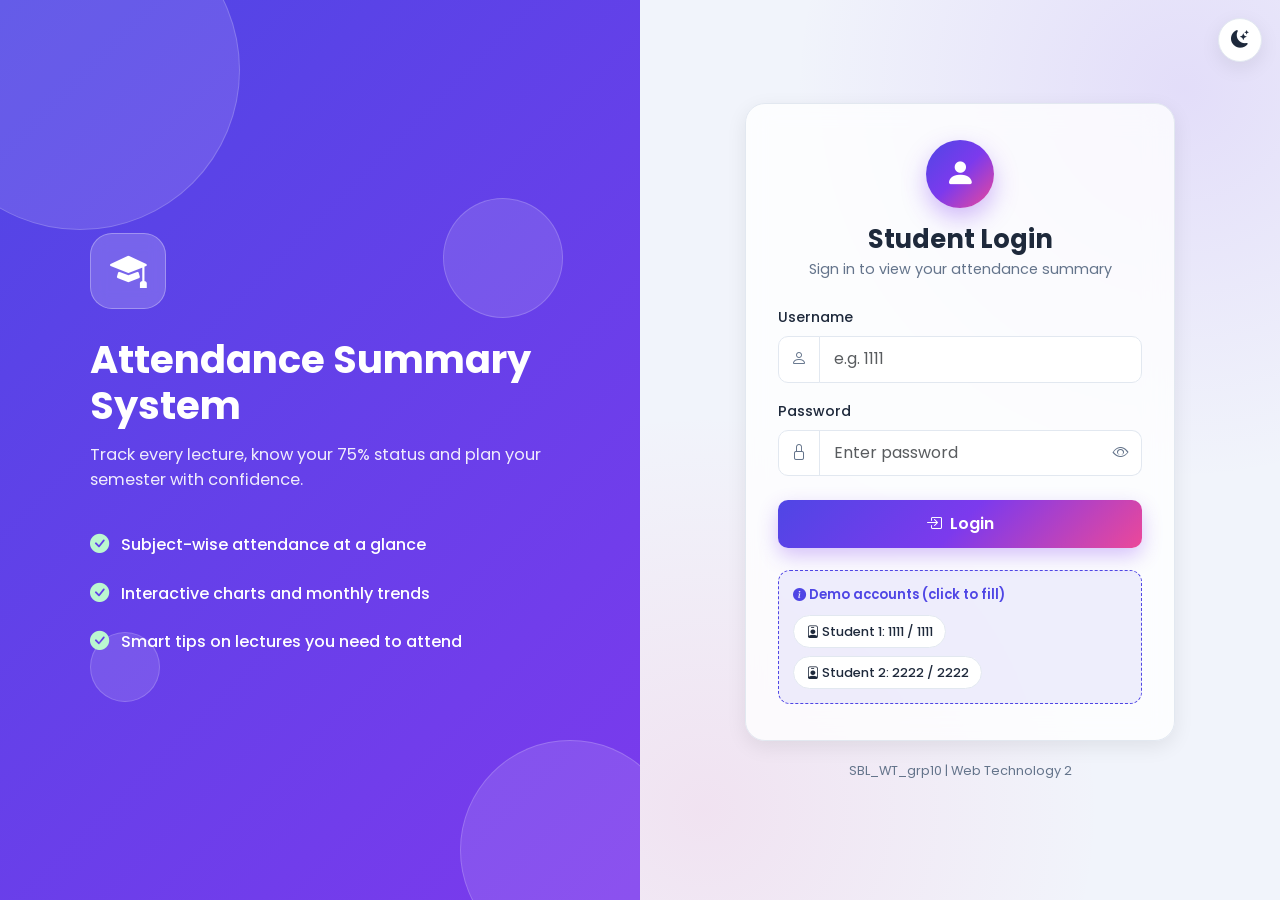
<file: index.html>
<!DOCTYPE html>
<html lang="en">
<head>
  <meta charset="UTF-8">
  <meta name="viewport" content="width=device-width, initial-scale=1.0">
  <!-- Redirect to the login page (works on Netlify / GitHub Pages) -->
  <meta http-equiv="refresh" content="0; url=login.html">
  <title>Attendance Summary System</title>
</head>
<body style="font-family: sans-serif; text-align: center; padding-top: 60px;">
  <p>Redirecting to the login page...</p>
  <p><a href="login.html">Click here if you are not redirected</a></p>
  <script>
    // Redirect straight away using JavaScript as a backup to the meta refresh
    window.location.replace("login.html");
  </script>
</body>
</html>
</file>
<file: css/theme-colors.css>
/* =========================================================
   theme-colors.css
   Shared design tokens (CSS variables) for light + dark mode.
   Loaded first on every page.
   ========================================================= */

/* ---------- 1. Light theme tokens ---------- */
:root {
  --bg: #f1f4fb;
  --surface: #ffffff;
  --text: #1e293b;
  --muted: #64748b;
  --border: #e2e8f0;
  --primary: #4f46e5;
  --violet: #7c3aed;
  --pink: #ec4899;
  --success: #22c55e;
  --warning: #f59e0b;
  --danger: #ef4444;
  --hero-gradient: linear-gradient(135deg, #4f46e5, #7c3aed, #ec4899);

  --shadow: 0 6px 20px rgba(0, 0, 0, 0.08);
  --shadow-hover: 0 14px 34px rgba(79, 70, 229, 0.16);
  --glass: rgba(255, 255, 255, 0.78);
  --soft-primary: rgba(79, 70, 229, 0.08);
  --radius-card: 16px;
  --radius-control: 10px;
}

/* ---------- 2. Dark theme tokens ---------- */
[data-bs-theme="dark"] {
  --bg: #0b1020;
  --surface: #151b2f;
  --text: #e2e8f0;
  --muted: #94a3b8;
  --border: #263050;
  --primary: #818cf8;
  --violet: #a78bfa;
  --pink: #f472b6;
  --success: #4ade80;
  --warning: #fbbf24;
  --danger: #f87171;
  --hero-gradient: linear-gradient(135deg, #312e81, #5b21b6, #9d174d);

  --shadow: 0 8px 28px rgba(0, 0, 0, 0.45);
  --shadow-hover: 0 16px 40px rgba(0, 0, 0, 0.6);
  --glass: rgba(21, 27, 47, 0.78);
  --soft-primary: rgba(129, 140, 248, 0.12);
}

/* ---------- 3. Base elements ---------- */
html, body {
  font-family: "Poppins", system-ui, sans-serif;
  background-color: var(--bg);
  color: var(--text);
  transition: background-color 0.3s ease, color 0.3s ease;
}

a { color: var(--primary); }

:focus-visible {
  outline: 3px solid var(--primary);
  outline-offset: 2px;
}

/* ---------- 4. Floating theme toggle button ---------- */
.theme-toggle {
  width: 44px;
  height: 44px;
  border-radius: 50%;
  border: 1px solid var(--border);
  background: var(--surface);
  color: var(--text);
  display: inline-flex;
  align-items: center;
  justify-content: center;
  font-size: 1.1rem;
  box-shadow: var(--shadow);
  cursor: pointer;
  transition: transform 0.2s ease, background-color 0.3s ease, color 0.3s ease;
}
.theme-toggle:hover { transform: rotate(18deg) scale(1.06); }

/* ---------- 5. Shared animations ---------- */
@keyframes fadeUp {
  from { opacity: 0; transform: translateY(24px); }
  to   { opacity: 1; transform: translateY(0); }
}
.fade-up { animation: fadeUp 0.6s ease both; }

/* ---------- 6. Reduced motion ---------- */
@media (prefers-reduced-motion: reduce) {
  *, *::before, *::after {
    animation: none !important;
    transition: none !important;
    scroll-behavior: auto !important;
  }
}
</file>
<file: css/login-style.css>
/* =========================================================
   login-style.css
   Styles for the split-screen login page.
   ========================================================= */

/* ---------- 1. Floating theme toggle position ---------- */
.floating-toggle {
  position: fixed;
  top: 18px;
  right: 18px;
  z-index: 50;
}

/* ---------- 2. Left brand panel ---------- */
.brand-panel {
  position: relative;
  overflow: hidden;
  align-items: center;
  justify-content: center;
  padding: 60px;
  color: #fff;
  background: linear-gradient(135deg, #4f46e5, #7c3aed, #ec4899, #7c3aed, #4f46e5);
  background-size: 400% 400%;
  animation: gradientMove 14s ease infinite;
}
[data-bs-theme="dark"] .brand-panel {
  background: linear-gradient(135deg, #312e81, #5b21b6, #9d174d, #5b21b6, #312e81);
  background-size: 400% 400%;
}

@keyframes gradientMove {
  0%   { background-position: 0% 50%; }
  50%  { background-position: 100% 50%; }
  100% { background-position: 0% 50%; }
}

/* Translucent floating circles */
.circle {
  position: absolute;
  border-radius: 50%;
  background: rgba(255, 255, 255, 0.12);
  border: 1px solid rgba(255, 255, 255, 0.18);
  animation: drift 18s ease-in-out infinite;
}
.circle-1 { width: 320px; height: 320px; top: -90px; left: -80px; }
.circle-2 { width: 220px; height: 220px; bottom: -60px; right: -40px; animation-delay: -5s; }
.circle-3 { width: 120px; height: 120px; top: 22%; right: 12%; animation-delay: -9s; }
.circle-4 { width: 70px; height: 70px; bottom: 22%; left: 14%; animation-delay: -13s; }

@keyframes drift {
  0%, 100% { transform: translate(0, 0) scale(1); }
  33%      { transform: translate(30px, -25px) scale(1.05); }
  66%      { transform: translate(-20px, 20px) scale(0.96); }
}

.brand-content {
  position: relative;
  z-index: 1;
  max-width: 460px;
}
.brand-icon {
  width: 76px;
  height: 76px;
  border-radius: 22px;
  display: flex;
  align-items: center;
  justify-content: center;
  font-size: 2.3rem;
  background: rgba(255, 255, 255, 0.18);
  border: 1px solid rgba(255, 255, 255, 0.3);
  backdrop-filter: blur(8px);
  margin-bottom: 28px;
}
.brand-title { font-size: 2.4rem; font-weight: 700; line-height: 1.2; }
.brand-tagline { opacity: 0.9; margin: 14px 0 28px; font-size: 1.02rem; }
.feature-list { list-style: none; padding: 0; margin: 0; }
.feature-list li {
  display: flex;
  align-items: center;
  gap: 12px;
  padding: 10px 0;
  font-weight: 500;
}
.feature-list i { font-size: 1.2rem; color: #bbf7d0; }

/* ---------- 3. Right form panel ---------- */
.form-panel {
  padding: 40px 16px;
  background:
    radial-gradient(circle at 85% 10%, rgba(124, 58, 237, 0.12), transparent 40%),
    radial-gradient(circle at 10% 90%, rgba(236, 72, 153, 0.10), transparent 40%),
    var(--bg);
}
.login-wrap { max-width: 430px; }

.mobile-logo {
  display: flex;
  align-items: center;
  justify-content: center;
  gap: 10px;
  font-weight: 700;
  font-size: 1.15rem;
  margin-bottom: 22px;
}
.mobile-logo-icon {
  width: 42px;
  height: 42px;
  border-radius: 12px;
  display: inline-flex;
  align-items: center;
  justify-content: center;
  color: #fff;
  background: var(--hero-gradient);
}

/* Glass login card */
.login-card {
  background: var(--glass);
  backdrop-filter: blur(14px);
  -webkit-backdrop-filter: blur(14px);
  border: 1px solid var(--border);
  border-radius: 20px;
  box-shadow: var(--shadow);
  padding: 36px 32px;
  animation-delay: 0.1s;
}
.avatar-icon {
  width: 68px;
  height: 68px;
  border-radius: 50%;
  margin: 0 auto 16px;
  display: flex;
  align-items: center;
  justify-content: center;
  font-size: 1.9rem;
  color: #fff;
  background: var(--hero-gradient);
  box-shadow: 0 10px 24px rgba(124, 58, 237, 0.35);
}
.login-heading { text-align: center; font-weight: 700; font-size: 1.6rem; margin-bottom: 4px; }
.login-subtitle { text-align: center; color: var(--muted); font-size: 0.9rem; margin-bottom: 24px; }

/* Form controls */
.form-label { font-weight: 500; font-size: 0.88rem; }
.input-group-text,
.form-control,
.btn-eye {
  background: var(--surface);
  border-color: var(--border);
  color: var(--text);
}
.input-group-text { color: var(--muted); border-radius: var(--radius-control) 0 0 var(--radius-control); }
.input-group > .form-control:last-child,
.btn-eye { border-radius: 0 var(--radius-control) var(--radius-control) 0 !important; }
.btn-eye { border: 1px solid var(--border); border-left: 0; color: var(--muted); }
.btn-eye:hover { color: var(--primary); }
.form-control { padding: 0.65rem 0.85rem; transition: border-color 0.2s ease, box-shadow 0.2s ease; }
.form-control:focus {
  border-color: var(--primary);
  box-shadow: 0 0 0 0.2rem var(--soft-primary);
  background: var(--surface);
  color: var(--text);
}

/* Gradient login button */
.btn-gradient {
  border: 0;
  color: #fff;
  font-weight: 600;
  padding: 0.75rem;
  border-radius: var(--radius-control);
  background: linear-gradient(135deg, #4f46e5, #7c3aed, #ec4899);
  box-shadow: 0 8px 20px rgba(124, 58, 237, 0.3);
  transition: transform 0.2s ease, box-shadow 0.2s ease, opacity 0.2s ease;
}
.btn-gradient:hover:not(:disabled) {
  color: #fff;
  transform: translateY(-2px);
  box-shadow: 0 12px 26px rgba(124, 58, 237, 0.4);
}
.btn-gradient:disabled { color: #fff; opacity: 0.8; }

/* ---------- 4. Demo box ---------- */
.demo-box {
  margin-top: 22px;
  padding: 14px;
  border-radius: 12px;
  background: var(--soft-primary);
  border: 1px dashed var(--primary);
}
.demo-title { font-size: 0.82rem; font-weight: 600; color: var(--primary); margin-bottom: 10px; }
.demo-chip {
  border: 1px solid var(--border);
  background: var(--surface);
  color: var(--text);
  font-size: 0.8rem;
  font-weight: 500;
  padding: 6px 12px;
  border-radius: 999px;
  transition: transform 0.2s ease, border-color 0.2s ease, color 0.2s ease;
}
.demo-chip:hover { transform: translateY(-2px); border-color: var(--primary); color: var(--primary); }

.login-footer { text-align: center; color: var(--muted); font-size: 0.8rem; margin-top: 20px; }

/* ---------- 5. Shake animation for wrong login ---------- */
@keyframes shake {
  0%, 100% { transform: translateX(0); }
  20%, 60% { transform: translateX(-10px); }
  40%, 80% { transform: translateX(10px); }
}
.login-card.shake { animation: shake 0.45s ease; }

/* ---------- 6. Small screens ---------- */
@media (max-width: 420px) {
  .login-card { padding: 28px 20px; }
  .login-heading { font-size: 1.4rem; }
}
</file>
